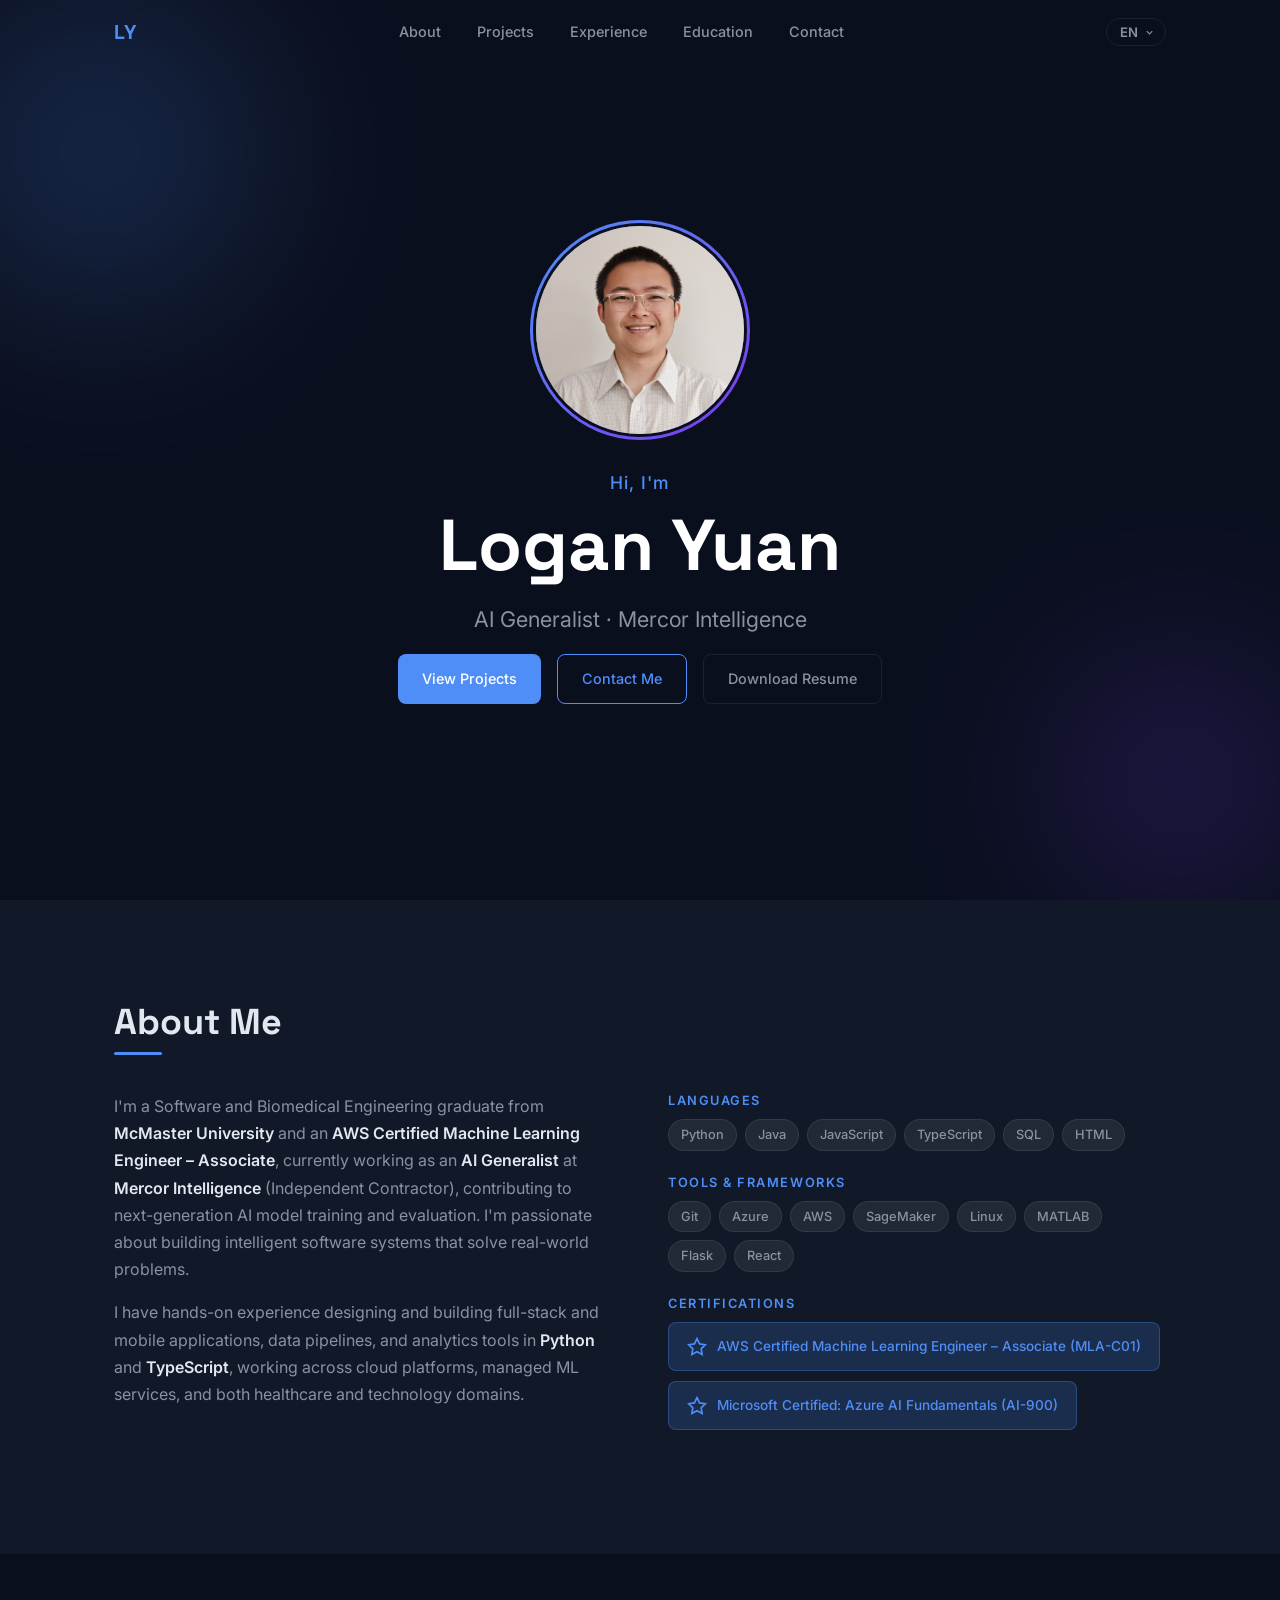
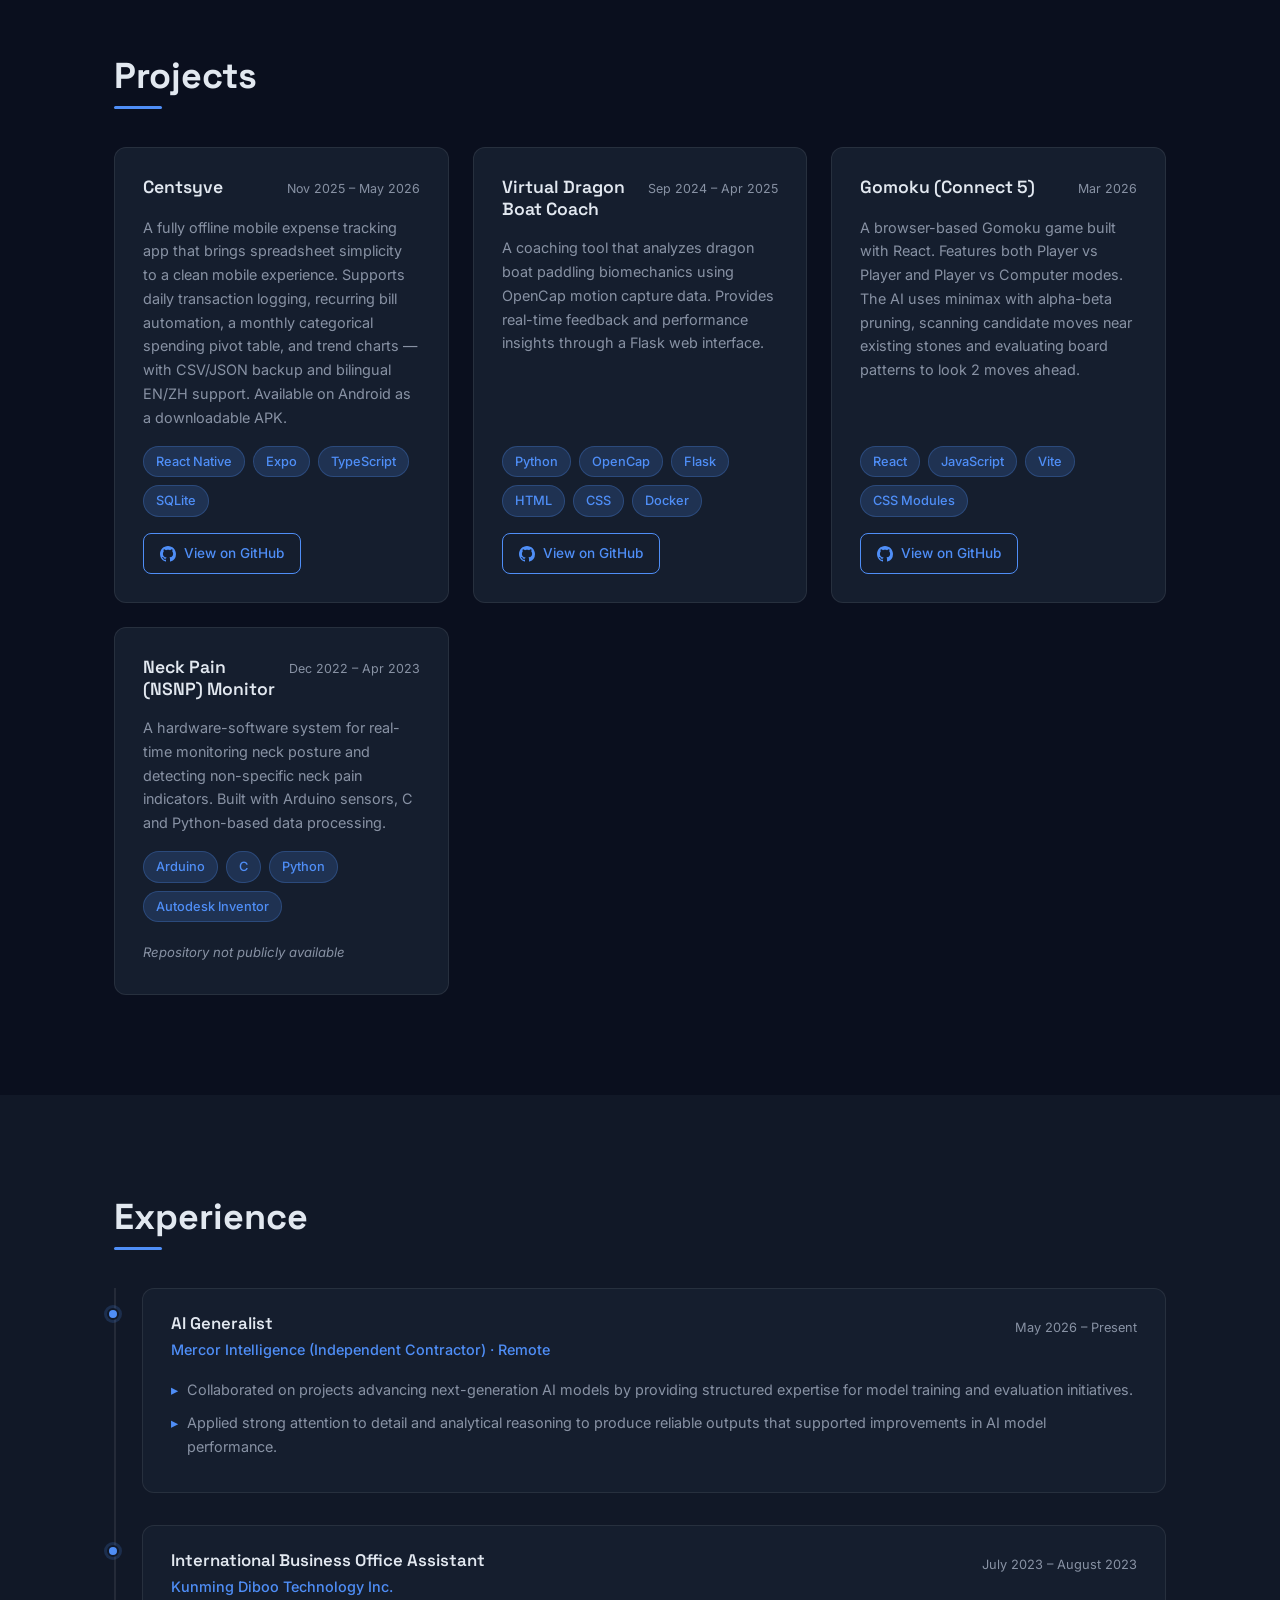
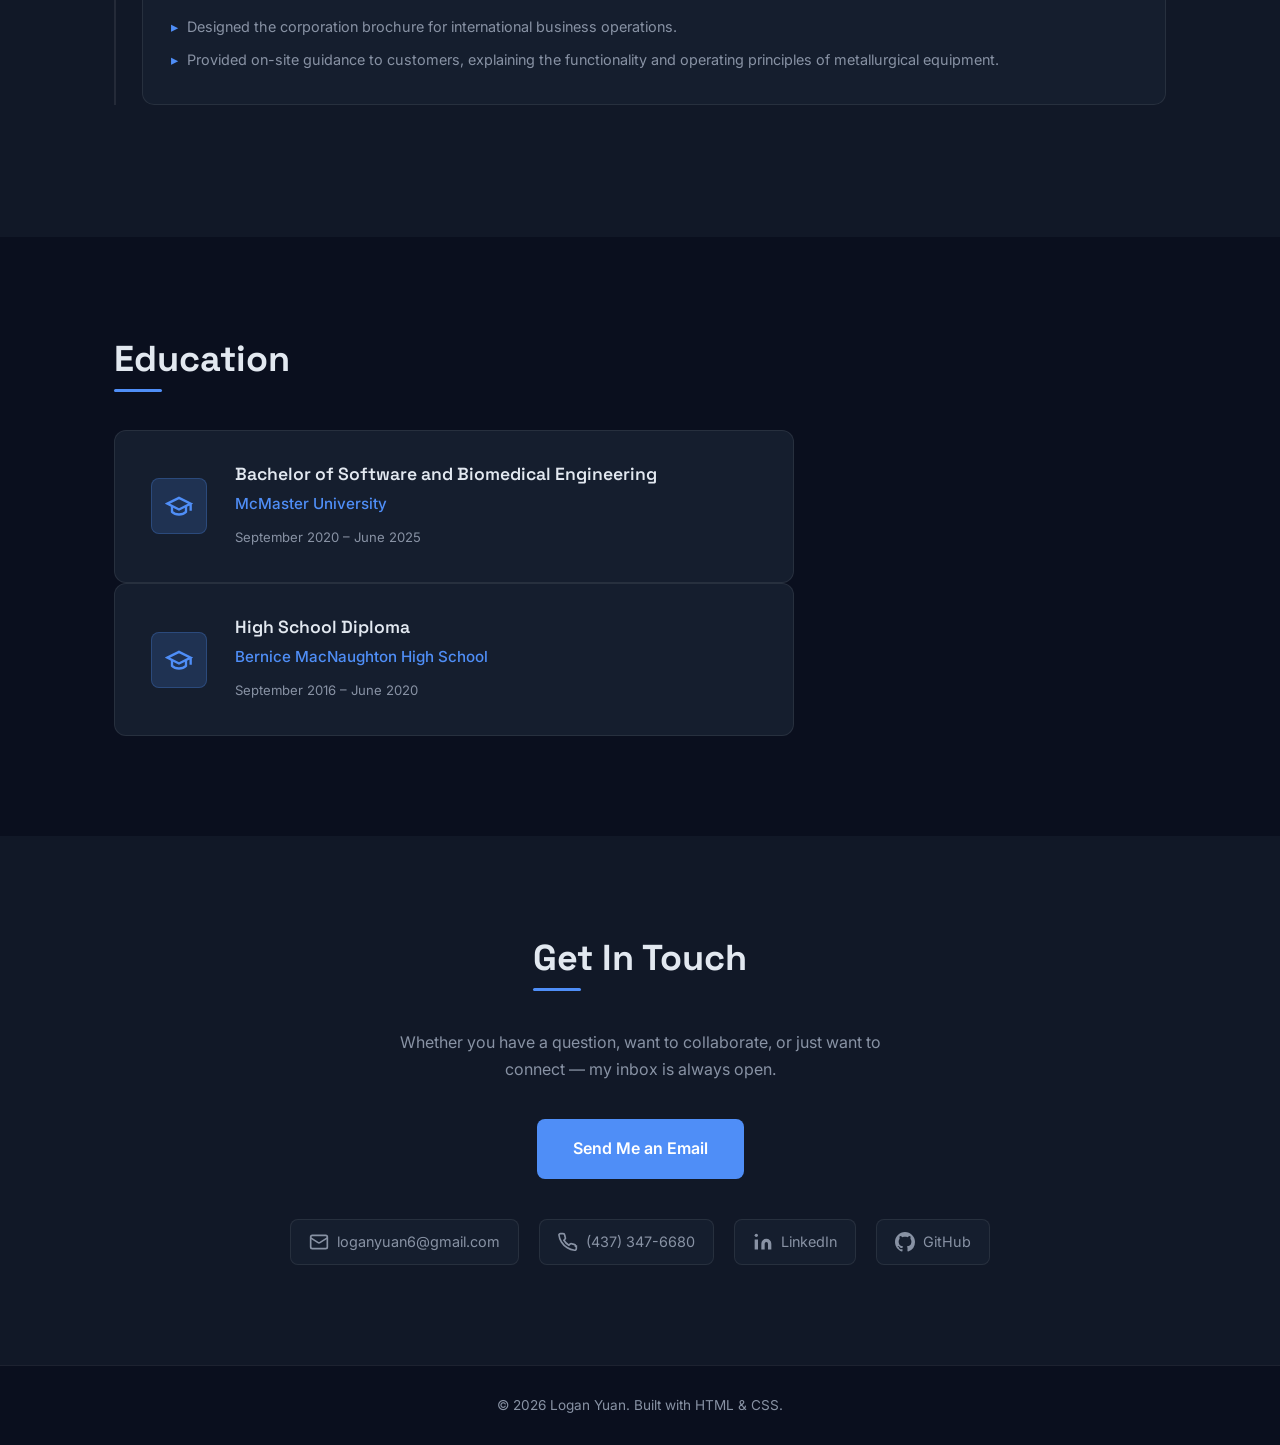
<file: index.html>
<!DOCTYPE html>
<html lang="en">
<head>
  <meta charset="UTF-8" />
  <meta name="viewport" content="width=device-width, initial-scale=1.0" />
  <title>Logan Yuan — AI Generalist</title>
  <link rel="preconnect" href="https://fonts.googleapis.com" />
  <link rel="preconnect" href="https://fonts.gstatic.com" crossorigin />
  <link href="https://fonts.googleapis.com/css2?family=Inter:wght@300;400;500;600&family=Space+Grotesk:wght@400;500;600;700&display=swap" rel="stylesheet" />
  <link rel="stylesheet" href="css/styles.css" />
</head>
<body>

  <!-- NAV -->
  <nav id="navbar">
    <div class="nav-container">
      <a href="#hero" class="nav-logo">LY</a>

      <ul class="nav-links">
        <li><a href="#about"      data-i18n="nav-about">About</a></li>
        <li><a href="#projects"   data-i18n="nav-projects">Projects</a></li>
        <li><a href="#experience" data-i18n="nav-experience">Experience</a></li>
        <li><a href="#education"  data-i18n="nav-education">Education</a></li>
        <li><a href="#contact"    data-i18n="nav-contact">Contact</a></li>
      </ul>

      <div class="nav-actions">
        <!-- Language dropdown -->
        <div class="lang-dropdown-wrapper" id="lang-dropdown-wrapper">
          <button class="lang-dropdown-btn" id="lang-dropdown-btn"
                  aria-expanded="false" aria-haspopup="listbox">
            <span id="lang-current">EN</span>
            <svg class="lang-chevron" viewBox="0 0 24 24" fill="none"
                 stroke="currentColor" stroke-width="2.5" aria-hidden="true">
              <path d="M6 9l6 6 6-6"/>
            </svg>
          </button>
          <ul class="lang-dropdown-menu" role="listbox" id="lang-dropdown-menu">
            <li>
              <button class="lang-option active" data-lang="en" role="option">
                <span class="lang-option-short">EN</span>
                <span class="lang-option-long">English</span>
              </button>
            </li>
            <li>
              <button class="lang-option" data-lang="zh" role="option">
                <span class="lang-option-short">中文</span>
                <span class="lang-option-long">简体中文</span>
              </button>
            </li>
          </ul>
        </div>

        <!-- Hamburger (mobile only) -->
        <button class="nav-toggle" aria-label="Toggle navigation" aria-expanded="false">
          <span></span><span></span><span></span>
        </button>
      </div>
    </div>
  </nav>

  <!-- HERO -->
  <section id="hero">
    <div class="hero-content">
      <div class="hero-photo-wrapper">
        <img src="assets/Logan_Photo.jpg" alt="Logan Yuan" class="hero-photo" />
      </div>
      <p class="hero-greeting" data-i18n="hero-greeting">Hi, I'm</p>
      <h1 class="hero-name" data-i18n="hero-name">Logan Yuan</h1>
      <p class="hero-title" data-i18n="hero-title">AI Generalist · Mercor Intelligence</p>
      <div class="hero-cta">
        <a href="#projects" class="btn btn-primary" data-i18n="hero-btn-projects">View Projects</a>
        <a href="#contact"  class="btn btn-outline" data-i18n="hero-btn-contact">Contact Me</a>
        <a href="assets/Logan_Yuan_Resume.pdf" target="_blank" rel="noopener noreferrer"
           class="btn btn-ghost"
           data-i18n="hero-btn-resume"
           data-href-en="assets/Logan_Yuan_Resume.pdf"
           data-href-zh="assets/Jianli.pdf">Download Resume</a>
      </div>
    </div>
    <div class="hero-bg-orbs">
      <div class="orb orb-1"></div>
      <div class="orb orb-2"></div>
    </div>
  </section>

  <!-- ABOUT -->
  <section id="about">
    <div class="container">
      <h2 class="section-title" data-i18n="about-title">About Me</h2>
      <div class="about-grid">
        <div class="about-bio">
          <p data-i18n="about-bio-1">
            I'm a Software and Biomedical Engineering graduate from <strong>McMaster University</strong>
            and an <strong>AWS Certified Machine Learning Engineer – Associate</strong>, currently working
            as an <strong>AI Generalist</strong> at <strong>Mercor Intelligence</strong>
            (Independent Contractor), contributing to next-generation AI model training and evaluation.
            I'm passionate about building intelligent software systems that solve real-world problems.
          </p>
          <p data-i18n="about-bio-2">
            I have hands-on experience designing and building full-stack and mobile applications, data
            pipelines, and analytics tools in <strong>Python</strong> and <strong>TypeScript</strong>,
            working across cloud platforms, managed ML services, and both healthcare and technology domains.
          </p>
        </div>
        <div class="about-skills">
          <div class="skill-group">
            <h3 class="skill-group-title" data-i18n="skills-languages">Languages</h3>
            <div class="skill-tags">
              <span class="tag">Python</span>
              <span class="tag">Java</span>
              <span class="tag">JavaScript</span>
              <span class="tag">TypeScript</span>
              <span class="tag">SQL</span>
              <span class="tag">HTML</span>
            </div>
          </div>
          <div class="skill-group">
            <h3 class="skill-group-title" data-i18n="skills-tools">Tools &amp; Frameworks</h3>
            <div class="skill-tags">
              <span class="tag">Git</span>
              <span class="tag">Azure</span>
              <span class="tag">AWS</span>
              <span class="tag">SageMaker</span>
              <span class="tag">Linux</span>
              <span class="tag">MATLAB</span>
              <span class="tag">Flask</span>
              <span class="tag">React</span>
            </div>
          </div>
          <div class="skill-group">
            <h3 class="skill-group-title" data-i18n="skills-cert">Certifications</h3>
            <div class="cert-list">
              <div class="cert-badge">
                <svg class="cert-icon" viewBox="0 0 24 24" fill="none" stroke="currentColor" stroke-width="2" aria-hidden="true">
                  <path d="M12 2l3.09 6.26L22 9.27l-5 4.87 1.18 6.88L12 17.77l-6.18 3.25L7 14.14 2 9.27l6.91-1.01L12 2z"/>
                </svg>
                <span data-i18n="cert-text">AWS Certified Machine Learning Engineer – Associate (MLA-C01)</span>
              </div>
              <div class="cert-badge">
                <svg class="cert-icon" viewBox="0 0 24 24" fill="none" stroke="currentColor" stroke-width="2" aria-hidden="true">
                  <path d="M12 2l3.09 6.26L22 9.27l-5 4.87 1.18 6.88L12 17.77l-6.18 3.25L7 14.14 2 9.27l6.91-1.01L12 2z"/>
                </svg>
                <span data-i18n="cert-text-2">Microsoft Certified: Azure AI Fundamentals (AI-900)</span>
              </div>
            </div>
          </div>
        </div>
      </div>
    </div>
  </section>

  <!-- PROJECTS -->
  <section id="projects">
    <div class="container">
      <h2 class="section-title" data-i18n="projects-title">Projects</h2>
      <div class="projects-grid">

        <!-- Project 1: Centsyve -->
        <article class="project-card">
          <div class="project-header">
            <h3 class="project-title">Centsyve</h3>
            <span class="project-period" data-i18n="proj1-period">Nov 2025 – May 2026</span>
          </div>
          <p class="project-desc" data-i18n="proj1-desc">
            A fully offline mobile expense tracking app that brings spreadsheet simplicity to a clean
            mobile experience. Supports daily transaction logging, recurring bill automation, a monthly
            categorical spending pivot table, and trend charts — with CSV/JSON backup and bilingual
            EN/ZH support. Available on Android as a downloadable APK.
          </p>
          <div class="project-tags">
            <span class="tag tag-tech">React Native</span>
            <span class="tag tag-tech">Expo</span>
            <span class="tag tag-tech">TypeScript</span>
            <span class="tag tag-tech">SQLite</span>
          </div>
          <div class="project-footer">
            <a href="https://github.com/yuanq10/Centsyve" target="_blank" rel="noopener noreferrer" class="btn btn-sm btn-outline">
              <svg class="icon" viewBox="0 0 24 24" fill="currentColor" aria-hidden="true">
                <path d="M12 0C5.37 0 0 5.37 0 12c0 5.31 3.435 9.795 8.205 11.385.6.105.825-.255.825-.57 0-.285-.015-1.23-.015-2.235-3.015.555-3.795-.735-4.035-1.41-.135-.345-.72-1.41-1.23-1.695-.42-.225-1.02-.78-.015-.795.945-.015 1.62.87 1.845 1.23 1.08 1.815 2.805 1.305 3.495.99.105-.78.42-1.305.765-1.605-2.67-.3-5.46-1.335-5.46-5.925 0-1.305.465-2.385 1.23-3.225-.12-.3-.54-1.53.12-3.18 0 0 1.005-.315 3.3 1.23.96-.27 1.98-.405 3-.405s2.04.135 3 .405c2.295-1.56 3.3-1.23 3.3-1.23.66 1.65.24 2.88.12 3.18.765.84 1.23 1.905 1.23 3.225 0 4.605-2.805 5.625-5.475 5.925.435.375.81 1.095.81 2.22 0 1.605-.015 2.895-.015 3.3 0 .315.225.69.825.57A12.02 12.02 0 0024 12c0-6.63-5.37-12-12-12z"/>
              </svg>
              <span data-i18n="github-link">View on GitHub</span>
            </a>
          </div>
        </article>

        <!-- Project 2: Virtual Dragon Boat Coach -->
        <article class="project-card">
          <div class="project-header">
            <h3 class="project-title">Virtual Dragon Boat Coach</h3>
            <span class="project-period" data-i18n="proj2-period">Sep 2024 – Apr 2025</span>
          </div>
          <p class="project-desc" data-i18n="proj2-desc">
            A coaching tool that analyzes dragon boat paddling biomechanics using OpenCap motion
            capture data. Provides real-time feedback and performance insights through a Flask web interface.
          </p>
          <div class="project-tags">
            <span class="tag tag-tech">Python</span>
            <span class="tag tag-tech">OpenCap</span>
            <span class="tag tag-tech">Flask</span>
            <span class="tag tag-tech">HTML</span>
            <span class="tag tag-tech">CSS</span>
            <span class="tag tag-tech">Docker</span>
          </div>
          <div class="project-footer">
            <a href="https://github.com/JamesParkGH/Virtual_Dragon_Boat_Coach" target="_blank" rel="noopener noreferrer" class="btn btn-sm btn-outline">
              <svg class="icon" viewBox="0 0 24 24" fill="currentColor" aria-hidden="true">
                <path d="M12 0C5.37 0 0 5.37 0 12c0 5.31 3.435 9.795 8.205 11.385.6.105.825-.255.825-.57 0-.285-.015-1.23-.015-2.235-3.015.555-3.795-.735-4.035-1.41-.135-.345-.72-1.41-1.23-1.695-.42-.225-1.02-.78-.015-.795.945-.015 1.62.87 1.845 1.23 1.08 1.815 2.805 1.305 3.495.99.105-.78.42-1.305.765-1.605-2.67-.3-5.46-1.335-5.46-5.925 0-1.305.465-2.385 1.23-3.225-.12-.3-.54-1.53.12-3.18 0 0 1.005-.315 3.3 1.23.96-.27 1.98-.405 3-.405s2.04.135 3 .405c2.295-1.56 3.3-1.23 3.3-1.23.66 1.65.24 2.88.12 3.18.765.84 1.23 1.905 1.23 3.225 0 4.605-2.805 5.625-5.475 5.925.435.375.81 1.095.81 2.22 0 1.605-.015 2.895-.015 3.3 0 .315.225.69.825.57A12.02 12.02 0 0024 12c0-6.63-5.37-12-12-12z"/>
              </svg>
              <span data-i18n="github-link">View on GitHub</span>
            </a>
          </div>
        </article>

        <!-- Project 3: Gomoku -->
        <article class="project-card">
          <div class="project-header">
            <h3 class="project-title">Gomoku (Connect 5)</h3>
            <span class="project-period" data-i18n="proj3-period">Mar 2026</span>
          </div>
          <p class="project-desc" data-i18n="proj3-desc">
            A browser-based Gomoku game built with React. Features both Player vs Player and Player
            vs Computer modes. The AI uses minimax with alpha-beta pruning, scanning candidate moves
            near existing stones and evaluating board patterns to look 2 moves ahead.
          </p>
          <div class="project-tags">
            <span class="tag tag-tech">React</span>
            <span class="tag tag-tech">JavaScript</span>
            <span class="tag tag-tech">Vite</span>
            <span class="tag tag-tech">CSS Modules</span>
          </div>
          <div class="project-footer">
            <a href="https://github.com/yuanq10/Gomuku" target="_blank" rel="noopener noreferrer" class="btn btn-sm btn-outline">
              <svg class="icon" viewBox="0 0 24 24" fill="currentColor" aria-hidden="true">
                <path d="M12 0C5.37 0 0 5.37 0 12c0 5.31 3.435 9.795 8.205 11.385.6.105.825-.255.825-.57 0-.285-.015-1.23-.015-2.235-3.015.555-3.795-.735-4.035-1.41-.135-.345-.72-1.41-1.23-1.695-.42-.225-1.02-.78-.015-.795.945-.015 1.62.87 1.845 1.23 1.08 1.815 2.805 1.305 3.495.99.105-.78.42-1.305.765-1.605-2.67-.3-5.46-1.335-5.46-5.925 0-1.305.465-2.385 1.23-3.225-.12-.3-.54-1.53.12-3.18 0 0 1.005-.315 3.3 1.23.96-.27 1.98-.405 3-.405s2.04.135 3 .405c2.295-1.56 3.3-1.23 3.3-1.23.66 1.65.24 2.88.12 3.18.765.84 1.23 1.905 1.23 3.225 0 4.605-2.805 5.625-5.475 5.925.435.375.81 1.095.81 2.22 0 1.605-.015 2.895-.015 3.3 0 .315.225.69.825.57A12.02 12.02 0 0024 12c0-6.63-5.37-12-12-12z"/>
              </svg>
              <span data-i18n="github-link">View on GitHub</span>
            </a>
          </div>
        </article>

        <!-- Project 4: NSNP Monitor -->
        <article class="project-card">
          <div class="project-header">
            <h3 class="project-title">Neck Pain (NSNP) Monitor</h3>
            <span class="project-period" data-i18n="proj4-period">Dec 2022 – Apr 2023</span>
          </div>
          <p class="project-desc" data-i18n="proj4-desc">
            A hardware-software system for real-time monitoring neck posture and detecting non-specific neck pain
            indicators. Built with Arduino sensors, C and Python-based data processing.
          </p>
          <div class="project-tags">
            <span class="tag tag-tech">Arduino</span>
            <span class="tag tag-tech">C</span>
            <span class="tag tag-tech">Python</span>
            <span class="tag tag-tech">Autodesk Inventor</span>
          </div>
          <div class="project-footer">
            <span class="no-link-note" data-i18n="no-repo">Repository not publicly available</span>
          </div>
        </article>

      </div>
    </div>
  </section>

  <!-- EXPERIENCE -->
  <section id="experience">
    <div class="container">
      <h2 class="section-title" data-i18n="exp-title">Experience</h2>
      <div class="timeline">
        <div class="timeline-item">
          <div class="timeline-dot"></div>
          <div class="timeline-card">
            <div class="timeline-header">
              <div>
                <h3 class="timeline-role" data-i18n="exp2-role">AI Generalist</h3>
                <p class="timeline-org" data-i18n="exp2-org">Mercor Intelligence (Independent Contractor) · Remote</p>
              </div>
              <span class="timeline-period" data-i18n="exp2-period">May 2026 – Present</span>
            </div>
            <ul class="timeline-bullets">
              <li data-i18n="exp2-bullet-1">Collaborated on projects advancing next-generation AI models by providing structured expertise for model training and evaluation initiatives.</li>
              <li data-i18n="exp2-bullet-2">Applied strong attention to detail and analytical reasoning to produce reliable outputs that supported improvements in AI model performance.</li>
            </ul>
          </div>
        </div>
        <div class="timeline-item">
          <div class="timeline-dot"></div>
          <div class="timeline-card">
            <div class="timeline-header">
              <div>
                <h3 class="timeline-role" data-i18n="exp-role">International Business Office Assistant</h3>
                <p class="timeline-org" data-i18n="exp-org">Kunming Diboo Technology Inc.</p>
              </div>
              <span class="timeline-period" data-i18n="exp-period">July 2023 – August 2023</span>
            </div>
            <ul class="timeline-bullets">
              <li data-i18n="exp-bullet-1">Designed the corporation brochure for international business operations.</li>
              <li data-i18n="exp-bullet-2">Provided on-site guidance to customers, explaining the functionality and
                  operating principles of metallurgical equipment.</li>
            </ul>
          </div>
        </div>
      </div>
    </div>
  </section>

  <!-- EDUCATION -->
  <section id="education">
    <div class="container">
      <h2 class="section-title" data-i18n="edu-title">Education</h2>
      <div class="edu-card">
        <div class="edu-icon" aria-hidden="true">
          <svg viewBox="0 0 24 24" fill="none" stroke="currentColor" stroke-width="2">
            <path d="M22 10v6M2 10l10-5 10 5-10 5z"/>
            <path d="M6 12v5c3 3 9 3 12 0v-5"/>
          </svg>
        </div>
        <div class="edu-info">
          <h3 class="edu-degree" data-i18n="edu-degree">Bachelor of Software and Biomedical Engineering</h3>
          <p class="edu-school" data-i18n="edu-school">McMaster University</p>
          <span class="edu-period" data-i18n="edu-period">September 2020 – June 2025</span>
        </div>
      </div>
      <div class="edu-card">
        <div class="edu-icon" aria-hidden="true">
          <svg viewBox="0 0 24 24" fill="none" stroke="currentColor" stroke-width="2">
            <path d="M22 10v6M2 10l10-5 10 5-10 5z"/>
            <path d="M6 12v5c3 3 9 3 12 0v-5"/>
          </svg>
        </div>
        <div class="edu-info">
          <h3 class="edu-degree" data-i18n="edu-degree-2">High School Diploma</h3>
          <p class="edu-school" data-i18n="edu-school-2">Bernice MacNaughton High School</p>
          <span class="edu-period" data-i18n="edu-period-2">September 2016 – June 2020</span>
        </div>
      </div>
    </div>
  </section>

  <!-- CONTACT -->
  <section id="contact">
    <div class="container">
      <h2 class="section-title" data-i18n="contact-title">Get In Touch</h2>
      <p class="contact-intro" data-i18n="contact-intro">
        Whether you have a question, want to collaborate, or just want to connect — my inbox is always open.
      </p>
      <a href="mailto:loganyuan6@gmail.com" class="btn btn-primary btn-lg" data-i18n="contact-btn">Send Me an Email</a>
      <div class="contact-links">
        <a href="mailto:loganyuan6@gmail.com" class="contact-link" aria-label="Email">
          <svg class="icon-lg" viewBox="0 0 24 24" fill="none" stroke="currentColor" stroke-width="2" aria-hidden="true">
            <rect x="2" y="4" width="20" height="16" rx="2"/>
            <path d="m22 7-8.97 5.7a1.94 1.94 0 0 1-2.06 0L2 7"/>
          </svg>
          loganyuan6@gmail.com
        </a>
        <a href="tel:+14373476680" class="contact-link" aria-label="Phone">
          <svg class="icon-lg" viewBox="0 0 24 24" fill="none" stroke="currentColor" stroke-width="2" aria-hidden="true">
            <path d="M22 16.92v3a2 2 0 0 1-2.18 2 19.79 19.79 0 0 1-8.63-3.07A19.5 19.5 0 0 1 4.15 12a19.79 19.79 0 0 1-3.07-8.67A2 2 0 0 1 3.06 2h3a2 2 0 0 1 2 1.72c.127.96.361 1.903.7 2.81a2 2 0 0 1-.45 2.11L7.09 9.91a16 16 0 0 0 6 6l1.27-1.27a2 2 0 0 1 2.11-.45c.907.339 1.85.573 2.81.7A2 2 0 0 1 21 16.92z"/>
          </svg>
          (437) 347-6680
        </a>
        <a href="https://www.linkedin.com/in/qihangyuan" target="_blank" rel="noopener noreferrer" class="contact-link" aria-label="LinkedIn">
          <svg class="icon-lg" viewBox="0 0 24 24" fill="currentColor" aria-hidden="true">
            <path d="M16 8a6 6 0 0 1 6 6v7h-4v-7a2 2 0 0 0-2-2 2 2 0 0 0-2 2v7h-4v-7a6 6 0 0 1 6-6z"/>
            <rect x="2" y="9" width="4" height="12"/>
            <circle cx="4" cy="4" r="2"/>
          </svg>
          LinkedIn
        </a>
        <a href="https://github.com/yuanq10" target="_blank" rel="noopener noreferrer" class="contact-link" aria-label="GitHub">
          <svg class="icon-lg" viewBox="0 0 24 24" fill="currentColor" aria-hidden="true">
            <path d="M12 0C5.37 0 0 5.37 0 12c0 5.31 3.435 9.795 8.205 11.385.6.105.825-.255.825-.57 0-.285-.015-1.23-.015-2.235-3.015.555-3.795-.735-4.035-1.41-.135-.345-.72-1.41-1.23-1.695-.42-.225-1.02-.78-.015-.795.945-.015 1.62.87 1.845 1.23 1.08 1.815 2.805 1.305 3.495.99.105-.78.42-1.305.765-1.605-2.67-.3-5.46-1.335-5.46-5.925 0-1.305.465-2.385 1.23-3.225-.12-.3-.54-1.53.12-3.18 0 0 1.005-.315 3.3 1.23.96-.27 1.98-.405 3-.405s2.04.135 3 .405c2.295-1.56 3.3-1.23 3.3-1.23.66 1.65.24 2.88.12 3.18.765.84 1.23 1.905 1.23 3.225 0 4.605-2.805 5.625-5.475 5.925.435.375.81 1.095.81 2.22 0 1.605-.015 2.895-.015 3.3 0 .315.225.69.825.57A12.02 12.02 0 0024 12c0-6.63-5.37-12-12-12z"/>
          </svg>
          GitHub
        </a>
      </div>
    </div>
  </section>

  <!-- FOOTER -->
  <footer>
    <div class="container">
      <p data-i18n="footer-text">&copy; 2026 Logan Yuan. Built with HTML &amp; CSS.</p>
    </div>
  </footer>

  <script>
    // =====================
    // TRANSLATIONS
    // =====================
    const translations = {
      en: {
        'nav-about':         'About',
        'nav-projects':      'Projects',
        'nav-experience':    'Experience',
        'nav-education':     'Education',
        'nav-contact':       'Contact',
        'hero-greeting':     "Hi, I'm",
        'hero-name':         'Logan Yuan',
        'hero-title':        'AI Generalist · Mercor Intelligence',
        'hero-btn-projects': 'View Projects',
        'hero-btn-contact':  'Contact Me',
        'hero-btn-resume':   'Download Resume',
        'about-title':       'About Me',
        'about-bio-1':       "I'm a Software and Biomedical Engineering graduate from <strong>McMaster University</strong> and an <strong>AWS Certified Machine Learning Engineer – Associate</strong>, currently working as an <strong>AI Generalist</strong> at <strong>Mercor Intelligence</strong> (Independent Contractor), contributing to next-generation AI model training and evaluation. I'm passionate about building intelligent software systems that solve real-world problems.",
        'about-bio-2':       "I have hands-on experience designing and building full-stack and mobile applications, data pipelines, and analytics tools in <strong>Python</strong> and <strong>TypeScript</strong>, working across cloud platforms, managed ML services, and both healthcare and technology domains.",
        'skills-languages':  'Languages',
        'skills-tools':      'Tools &amp; Frameworks',
        'skills-cert':       'Certifications',
        'cert-text':         'AWS Certified Machine Learning Engineer – Associate (MLA-C01)',
        'cert-text-2':       'Microsoft Certified: Azure AI Fundamentals (AI-900)',
        'projects-title':    'Projects',
        'proj1-desc':        'A fully offline mobile expense tracking app that brings spreadsheet simplicity to a clean mobile experience. Supports daily transaction logging, recurring bill automation, a monthly categorical spending pivot table, and trend charts — with CSV/JSON backup and bilingual EN/ZH support. Available on Android as a downloadable APK.',
        'proj2-desc':        'A coaching tool that analyzes dragon boat paddling biomechanics using OpenCap motion capture data. Provides real-time feedback and performance insights through a Flask web interface.',
        'proj3-desc':        'A browser-based Gomoku game built with React. Features both Player vs Player and Player vs Computer modes. The AI uses minimax with alpha-beta pruning, scanning candidate moves near existing stones and evaluating board patterns to look 2 moves ahead.',
        'proj4-desc':        'A hardware-software system for real-time monitoring neck posture and detecting non-specific neck pain indicators. Built with Arduino sensors, C and Python-based data processing.',
        'proj1-period':      'Nov 2025 – May 2026',
        'proj2-period':      'Sep 2024 – Apr 2025',
        'proj3-period':      'Mar 2026',
        'proj4-period':      'Dec 2022 – Apr 2023',
        'github-link':       'View on GitHub',
        'no-repo':           'Repository not publicly available',
        'exp-title':         'Experience',
        'exp2-role':         'AI Generalist',
        'exp2-org':          'Mercor Intelligence (Independent Contractor) · Remote',
        'exp2-period':       'May 2026 – Present',
        'exp2-bullet-1':     'Collaborated on projects advancing next-generation AI models by providing structured expertise for model training and evaluation initiatives.',
        'exp2-bullet-2':     'Applied strong attention to detail and analytical reasoning to produce reliable outputs that supported improvements in AI model performance.',
        'exp-role':          'International Business Office Assistant',
        'exp-org':           'Kunming Diboo Technology Inc.',
        'exp-period':        'July 2023 – August 2023',
        'exp-bullet-1':      'Designed the corporation brochure for international business operations.',
        'exp-bullet-2':      'Provided on-site guidance to customers, explaining the functionality and operating principles of metallurgical equipment.',
        'edu-title':         'Education',
        'edu-degree':        'Bachelor of Software and Biomedical Engineering',
        'edu-school':        'McMaster University',
        'edu-period':        'September 2020 – June 2025',
        'edu-degree-2':      'High School Diploma',
        'edu-school-2':      'Bernice MacNaughton High School',
        'edu-period-2':      'September 2016 – June 2020',
        'contact-title':     'Get In Touch',
        'contact-intro':     "Whether you have a question, want to collaborate, or just want to connect — my inbox is always open.",
        'contact-btn':       'Send Me an Email',
        'footer-text':       '&copy; 2026 Logan Yuan. Built with HTML &amp; CSS.',
      },
      zh: {
        'nav-about':         '关于我',
        'nav-projects':      '项目',
        'nav-experience':    '工作经历',
        'nav-education':     '教育背景',
        'nav-contact':       '联系我',
        'hero-greeting':     '你好，我是',
        'hero-name':         '袁启航',
        'hero-title':        'AI 通才 · Mercor Intelligence',
        'hero-btn-projects': '查看项目',
        'hero-btn-contact':  '联系我',
        'hero-btn-resume':   '下载简历',
        'about-title':       '关于我',
        'about-bio-1':       '我是<strong>麦克马斯特大学</strong>软件与生物医学工程专业毕业生，并持有 <strong>AWS 认证机器学习工程师 – 助理级</strong>认证，目前担任 <strong>Mercor Intelligence</strong> 的 <strong>AI 通才</strong>（独立承包人），参与推进下一代 AI 模型的训练与评估工作。我热衷于构建能解决真实世界问题的智能软件系统。',
        'about-bio-2':       '我在使用 <strong>Python</strong> 与 <strong>TypeScript</strong> 设计并构建全栈及移动端应用、数据管道与分析工具方面积累了丰富的实践经验，涉及云平台、托管机器学习服务，以及医疗健康与科技领域。',
        'skills-languages':  '编程语言',
        'skills-tools':      '工具与框架',
        'skills-cert':       '认证',
        'cert-text':         'AWS 认证机器学习工程师 – 助理级 (MLA-C01)',
        'cert-text-2':       '微软认证：Azure AI 基础 (AI-900)',
        'projects-title':    '项目',
        'proj1-desc':        '一款完全离线的移动端个人记账应用，以简洁的移动体验复刻电子表格的操作逻辑。支持每日记账、定期账单自动入账、月度分类支出汇总表及消费趋势图表，提供 CSV/JSON 备份功能与中英双语界面。可通过 APK 文件在 Android 上安装使用。',
        'proj2-desc':        '一款利用 OpenCap 动作捕捉数据分析龙舟划桨生物力学的辅助工具，通过 Flask Web 界面提供实时反馈和运动表现分析。',
        'proj3-desc':        '基于 React 构建的浏览器端五子棋游戏，支持双人对战与人机对战模式。AI 采用带 Alpha-Beta 剪枝的 Minimax 算法，通过扫描现有棋子附近的候选位置并评估棋盘格局，实现 2 步前瞻。',
        'proj4-desc':        '一套用于实时监测颈部姿态、检测非特异性颈痛指标的硬件-软件系统，基于 Arduino 传感器，结合 C 语言和 Python 进行数据处理。',
        'proj1-period':      '2025年11月 – 2026年5月',
        'proj2-period':      '2024年9月 – 2025年4月',
        'proj3-period':      '2026年3月',
        'proj4-period':      '2022年12月 – 2023年4月',
        'github-link':       '在 GitHub 上查看',
        'no-repo':           '代码库未公开',
        'exp-title':         '工作经历',
        'exp2-role':         'AI 通才（独立承包人）',
        'exp2-org':          'Mercor Intelligence · 远程',
        'exp2-period':       '2026年5月 – 至今',
        'exp2-bullet-1':     '参与推进下一代 AI 模型的项目，通过提供结构化专业知识支持模型训练与评估工作。',
        'exp2-bullet-2':     '凭借严谨的细节把控与分析推理能力，输出可靠成果，有效提升了 AI 模型性能。',
        'exp-role':          '国际商务办公室助理',
        'exp-org':           '昆明鼎邦科技有限公司',
        'exp-period':        '2023年7月 – 2023年8月',
        'exp-bullet-1':      '为国际商务运营设计公司宣传册。',
        'exp-bullet-2':      '为客户提供现场指导，讲解冶金设备的功能及操作原理。',
        'edu-title':         '教育背景',
        'edu-degree':        '软件与生物医学工程学士',
        'edu-school':        '麦克马斯特大学',
        'edu-period':        '2020年9月 – 2025年6月',
        'edu-degree-2':      '高中文凭',
        'edu-school-2':      'Bernice MacNaughton 高中',
        'edu-period-2':      '2016年9月 – 2020年6月',
        'contact-title':     '联系我',
        'contact-intro':     '无论您有问题、想要合作，还是仅想交流——欢迎随时与我联系。',
        'contact-btn':       '发送邮件',
        'footer-text':       '&copy; 2026 袁启航. 使用 HTML 与 CSS 构建。',
      }
    };

    let currentLang = localStorage.getItem('lang') || 'en';

    function applyLang(lang) {
      // Swap all text content
      document.querySelectorAll('[data-i18n]').forEach(el => {
        const key = el.getAttribute('data-i18n');
        if (translations[lang][key] !== undefined) {
          el.innerHTML = translations[lang][key];
        }
      });

      // Swap language-specific hrefs (e.g. resume PDF)
      document.querySelectorAll('[data-href-en]').forEach(el => {
        el.href = lang === 'en'
          ? el.getAttribute('data-href-en')
          : el.getAttribute('data-href-zh');
      });

      // Update dropdown button label
      document.getElementById('lang-current').textContent = lang === 'en' ? 'EN' : '中文';

      // Update active state on options
      document.querySelectorAll('.lang-option').forEach(btn => {
        btn.classList.toggle('active', btn.getAttribute('data-lang') === lang);
      });

      document.documentElement.lang = lang === 'en' ? 'en' : 'zh-CN';
      localStorage.setItem('lang', lang);
      currentLang = lang;
    }

    // Dropdown toggle
    const dropdownWrapper = document.getElementById('lang-dropdown-wrapper');
    const dropdownBtn     = document.getElementById('lang-dropdown-btn');
    const dropdownMenu    = document.getElementById('lang-dropdown-menu');

    dropdownBtn.addEventListener('click', e => {
      e.stopPropagation();
      const isOpen = dropdownMenu.classList.contains('open');
      dropdownMenu.classList.toggle('open', !isOpen);
      dropdownBtn.setAttribute('aria-expanded', String(!isOpen));
    });

    document.querySelectorAll('.lang-option').forEach(btn => {
      btn.addEventListener('click', () => {
        applyLang(btn.getAttribute('data-lang'));
        dropdownMenu.classList.remove('open');
        dropdownBtn.setAttribute('aria-expanded', 'false');
      });
    });

    // Close dropdown on outside click
    document.addEventListener('click', e => {
      if (!dropdownWrapper.contains(e.target)) {
        dropdownMenu.classList.remove('open');
        dropdownBtn.setAttribute('aria-expanded', 'false');
      }
    });

    // Apply saved language on load
    if (currentLang === 'zh') applyLang('zh');

    // =====================
    // EXISTING SCRIPTS
    // =====================

    // Sticky nav shadow on scroll
    const navbar = document.getElementById('navbar');
    window.addEventListener('scroll', () => {
      navbar.classList.toggle('scrolled', window.scrollY > 20);
    });

    // Mobile nav toggle
    const toggle   = document.querySelector('.nav-toggle');
    const navLinks = document.querySelector('.nav-links');
    toggle.addEventListener('click', () => {
      const expanded = toggle.getAttribute('aria-expanded') === 'true';
      toggle.setAttribute('aria-expanded', String(!expanded));
      navLinks.classList.toggle('open');
    });

    // Close mobile nav on link click
    navLinks.querySelectorAll('a').forEach(link => {
      link.addEventListener('click', () => {
        navLinks.classList.remove('open');
        toggle.setAttribute('aria-expanded', 'false');
      });
    });

    // Hero fade-in animation
    document.querySelector('.hero-content').classList.add('visible');

    // Intersection Observer for section fade-in
    const observer = new IntersectionObserver((entries) => {
      entries.forEach(entry => {
        if (entry.isIntersecting) {
          entry.target.classList.add('visible');
          observer.unobserve(entry.target);
        }
      });
    }, { threshold: 0.1 });

    document.querySelectorAll('.project-card, .timeline-card, .edu-card, .about-grid').forEach(el => {
      observer.observe(el);
    });
  </script>
</body>
</html>
</file>
<file: css/styles.css>
/* ===========================
   CSS CUSTOM PROPERTIES
=========================== */
:root {
  --bg:          #0a0f1e;
  --bg-surface:  #111827;
  --bg-card:     #151e2e;
  --accent:      #4f8ef7;
  --accent-glow: rgba(79, 142, 247, 0.18);
  --text:        #e2e8f0;
  --text-muted:  #8892a4;
  --border:      rgba(255, 255, 255, 0.08);
  --radius:      12px;
  --radius-sm:   8px;
  --transition:  0.25s ease;
  --font-body:   'Inter', system-ui, sans-serif;
  --font-head:   'Space Grotesk', system-ui, sans-serif;
  --nav-h:       64px;
  --section-gap: 100px;
  --container:   1100px;
}

/* ===========================
   RESET & BASE
=========================== */
*, *::before, *::after {
  box-sizing: border-box;
  margin: 0;
  padding: 0;
}

html {
  scroll-behavior: smooth;
  scroll-padding-top: var(--nav-h);
}

body {
  background: var(--bg);
  color: var(--text);
  font-family: var(--font-body);
  font-size: 1rem;
  line-height: 1.7;
  -webkit-font-smoothing: antialiased;
}

h1, h2, h3, h4 {
  font-family: var(--font-head);
  line-height: 1.25;
}

a {
  color: inherit;
  text-decoration: none;
}

img, svg {
  display: block;
}

ul {
  list-style: none;
}

/* ===========================
   UTILITIES
=========================== */
.container {
  max-width: var(--container);
  margin: 0 auto;
  padding: 0 24px;
}

.section-title {
  font-size: clamp(1.75rem, 4vw, 2.25rem);
  font-weight: 700;
  margin-bottom: 48px;
  position: relative;
  display: inline-block;
}

.section-title::after {
  content: '';
  position: absolute;
  left: 0;
  bottom: -10px;
  width: 48px;
  height: 3px;
  background: var(--accent);
  border-radius: 2px;
}

.icon {
  width: 16px;
  height: 16px;
  flex-shrink: 0;
}

.icon-lg {
  width: 20px;
  height: 20px;
  flex-shrink: 0;
}

/* ===========================
   BUTTONS
=========================== */
.btn {
  display: inline-flex;
  align-items: center;
  gap: 8px;
  padding: 12px 24px;
  border-radius: var(--radius-sm);
  font-family: var(--font-body);
  font-size: 0.9rem;
  font-weight: 500;
  cursor: pointer;
  border: none;
  transition: all var(--transition);
  white-space: nowrap;
}

.btn-primary {
  background: var(--accent);
  color: #fff;
}

.btn-primary:hover {
  background: #6ba3ff;
  transform: translateY(-2px);
  box-shadow: 0 8px 24px rgba(79, 142, 247, 0.35);
}

.btn-outline {
  background: transparent;
  color: var(--accent);
  border: 1.5px solid var(--accent);
}

.btn-outline:hover {
  background: var(--accent-glow);
  transform: translateY(-2px);
}

.btn-ghost {
  background: transparent;
  color: var(--text-muted);
  border: 1.5px solid var(--border);
}

.btn-ghost:hover {
  color: var(--text);
  border-color: rgba(255, 255, 255, 0.2);
  transform: translateY(-2px);
}

.btn-sm {
  padding: 8px 16px;
  font-size: 0.85rem;
}

.btn-lg {
  padding: 16px 36px;
  font-size: 1rem;
  font-weight: 600;
}

/* ===========================
   TAGS / PILLS
=========================== */
.tag {
  display: inline-flex;
  align-items: center;
  padding: 4px 12px;
  border-radius: 20px;
  font-size: 0.8rem;
  font-weight: 500;
  background: rgba(255, 255, 255, 0.07);
  color: var(--text-muted);
  border: 1px solid var(--border);
  transition: all var(--transition);
}

.tag-tech {
  background: var(--accent-glow);
  color: var(--accent);
  border-color: rgba(79, 142, 247, 0.25);
}

/* ===========================
   NAV
=========================== */
#navbar {
  position: fixed;
  top: 0;
  left: 0;
  right: 0;
  height: var(--nav-h);
  z-index: 100;
  background: transparent;
  transition: background var(--transition), box-shadow var(--transition);
}

#navbar.scrolled {
  background: rgba(10, 15, 30, 0.92);
  backdrop-filter: blur(12px);
  box-shadow: 0 1px 0 var(--border);
}

.nav-container {
  max-width: var(--container);
  margin: 0 auto;
  padding: 0 24px;
  height: 100%;
  display: flex;
  align-items: center;
  justify-content: space-between;
}

.nav-logo {
  font-family: var(--font-head);
  font-size: 1.25rem;
  font-weight: 700;
  color: var(--accent);
  letter-spacing: 0.05em;
}

.nav-links {
  display: flex;
  gap: 36px;
}

/* Nav right-side actions (lang dropdown + hamburger) */
.nav-actions {
  display: flex;
  align-items: center;
  gap: 12px;
  flex-shrink: 0;
}

/* Language dropdown */
.lang-dropdown-wrapper {
  position: relative;
}

.lang-dropdown-btn {
  display: flex;
  align-items: center;
  gap: 5px;
  background: transparent;
  border: 1.5px solid var(--border);
  color: var(--text-muted);
  font-family: var(--font-body);
  font-size: 0.82rem;
  font-weight: 600;
  padding: 5px 10px 5px 13px;
  border-radius: 20px;
  cursor: pointer;
  transition: all var(--transition);
  white-space: nowrap;
  letter-spacing: 0.04em;
}

.lang-dropdown-btn:hover,
.lang-dropdown-btn[aria-expanded="true"] {
  color: var(--accent);
  border-color: var(--accent);
  background: var(--accent-glow);
}

.lang-chevron {
  width: 11px;
  height: 11px;
  flex-shrink: 0;
  transition: transform var(--transition);
}

.lang-dropdown-btn[aria-expanded="true"] .lang-chevron {
  transform: rotate(180deg);
}

.lang-dropdown-menu {
  display: none;
  position: absolute;
  top: calc(100% + 8px);
  right: 0;
  background: var(--bg-card);
  border: 1px solid var(--border);
  border-radius: var(--radius-sm);
  padding: 6px;
  min-width: 148px;
  box-shadow: 0 8px 28px rgba(0, 0, 0, 0.45);
  z-index: 200;
  list-style: none;
}

.lang-dropdown-menu.open {
  display: block;
}

.lang-option {
  display: flex;
  align-items: center;
  gap: 10px;
  width: 100%;
  padding: 8px 12px;
  background: transparent;
  border: none;
  border-radius: 6px;
  cursor: pointer;
  color: var(--text-muted);
  font-family: var(--font-body);
  font-size: 0.85rem;
  text-align: left;
  transition: all var(--transition);
}

.lang-option:hover {
  background: var(--accent-glow);
  color: var(--accent);
}

.lang-option.active {
  color: var(--accent);
  font-weight: 600;
}

.lang-option-short {
  font-weight: 600;
  min-width: 24px;
}

.lang-option-long {
  font-size: 0.78rem;
  opacity: 0.8;
}

.nav-links a {
  font-size: 0.9rem;
  font-weight: 500;
  color: var(--text-muted);
  transition: color var(--transition);
  position: relative;
}

.nav-links a::after {
  content: '';
  position: absolute;
  bottom: -4px;
  left: 0;
  width: 0;
  height: 2px;
  background: var(--accent);
  border-radius: 1px;
  transition: width var(--transition);
}

.nav-links a:hover {
  color: var(--text);
}

.nav-links a:hover::after {
  width: 100%;
}

/* Hamburger */
.nav-toggle {
  display: none;
  flex-direction: column;
  gap: 5px;
  background: none;
  border: none;
  cursor: pointer;
  padding: 4px;
}

.nav-toggle span {
  display: block;
  width: 24px;
  height: 2px;
  background: var(--text);
  border-radius: 2px;
  transition: all var(--transition);
}

/* ===========================
   HERO
=========================== */
#hero {
  min-height: 100vh;
  display: flex;
  align-items: center;
  justify-content: center;
  text-align: center;
  position: relative;
  overflow: hidden;
  padding: calc(var(--nav-h) + 40px) 24px 80px;
}

.hero-bg-orbs {
  position: absolute;
  inset: 0;
  pointer-events: none;
  z-index: 0;
}

.orb {
  position: absolute;
  border-radius: 50%;
  filter: blur(80px);
  opacity: 0.25;
}

.orb-1 {
  width: 500px;
  height: 500px;
  background: radial-gradient(circle, #4f8ef7 0%, transparent 70%);
  top: -100px;
  left: -150px;
  animation: float 8s ease-in-out infinite;
}

.orb-2 {
  width: 400px;
  height: 400px;
  background: radial-gradient(circle, #7c3aed 0%, transparent 70%);
  bottom: -80px;
  right: -100px;
  animation: float 10s ease-in-out infinite reverse;
}

@keyframes float {
  0%, 100% { transform: translateY(0px); }
  50%       { transform: translateY(-30px); }
}

.hero-content {
  position: relative;
  z-index: 1;
  max-width: 700px;
  opacity: 0;
  transform: translateY(24px);
  transition: opacity 0.8s ease, transform 0.8s ease;
}

.hero-content.visible {
  opacity: 1;
  transform: translateY(0);
}

.hero-photo-wrapper {
  margin: 0 auto 28px;
  width: 220px;
  height: 220px;
  border-radius: 50%;
  padding: 3px;
  background: linear-gradient(135deg, var(--accent), #7c3aed);
}

.hero-photo {
  width: 100%;
  height: 100%;
  border-radius: 50%;
  object-fit: cover;
  object-position: center top;
  border: 3px solid var(--bg);
}

.hero-greeting {
  font-size: 1.1rem;
  color: var(--accent);
  font-weight: 500;
  letter-spacing: 0.05em;
  margin-bottom: 8px;
}

.hero-name {
  font-size: clamp(2.5rem, 8vw, 4.5rem);
  font-weight: 700;
  color: #fff;
  line-height: 1.1;
  margin-bottom: 16px;
}

.hero-title {
  font-size: clamp(1rem, 3vw, 1.35rem);
  color: var(--text-muted);
  font-weight: 400;
  margin-bottom: 16px;
}

.hero-tagline {
  font-size: 1rem;
  color: var(--text-muted);
  margin-bottom: 40px;
  font-style: italic;
}

.hero-cta {
  display: flex;
  gap: 16px;
  justify-content: center;
  flex-wrap: wrap;
}

/* ===========================
   SECTIONS (shared)
=========================== */
section {
  padding: var(--section-gap) 0;
}

#about    { background: var(--bg-surface); }
#projects { background: var(--bg); }
#experience { background: var(--bg-surface); }
#education  { background: var(--bg); }
#contact    { background: var(--bg-surface); text-align: center; }

/* ===========================
   ABOUT
=========================== */
.about-grid {
  display: grid;
  grid-template-columns: 1fr 1fr;
  gap: 56px;
  align-items: start;
  opacity: 0;
  transform: translateY(20px);
  transition: opacity 0.6s ease, transform 0.6s ease;
}

.about-grid.visible {
  opacity: 1;
  transform: translateY(0);
}

.about-bio p {
  color: var(--text-muted);
  margin-bottom: 16px;
}

.about-bio strong {
  color: var(--text);
  font-weight: 600;
}

.skill-group {
  margin-bottom: 24px;
}

.skill-group-title {
  font-size: 0.8rem;
  text-transform: uppercase;
  letter-spacing: 0.12em;
  color: var(--accent);
  font-weight: 600;
  margin-bottom: 10px;
  font-family: var(--font-body);
}

.skill-tags {
  display: flex;
  flex-wrap: wrap;
  gap: 8px;
}

.cert-list {
  display: flex;
  flex-direction: column;
  align-items: flex-start;
  gap: 10px;
}

.cert-badge {
  display: inline-flex;
  align-items: center;
  gap: 10px;
  padding: 12px 18px;
  background: var(--accent-glow);
  border: 1px solid rgba(79, 142, 247, 0.3);
  border-radius: var(--radius-sm);
  color: var(--accent);
  font-size: 0.85rem;
  font-weight: 500;
}

.cert-icon {
  width: 20px;
  height: 20px;
  flex-shrink: 0;
  color: var(--accent);
}

/* ===========================
   PROJECTS
=========================== */
.projects-grid {
  display: grid;
  grid-template-columns: repeat(auto-fit, minmax(300px, 1fr));
  gap: 24px;
}

.project-card {
  background: var(--bg-card);
  border: 1px solid var(--border);
  border-radius: var(--radius);
  padding: 28px;
  display: flex;
  flex-direction: column;
  gap: 16px;
  transition: transform var(--transition), border-color var(--transition), box-shadow var(--transition);
  opacity: 0;
  transform: translateY(20px);
}

.project-card.visible {
  opacity: 1;
  transform: translateY(0);
}

.project-card:hover {
  transform: translateY(-6px);
  border-color: rgba(79, 142, 247, 0.4);
  box-shadow: 0 16px 40px rgba(0, 0, 0, 0.4);
}

.project-header {
  display: flex;
  justify-content: space-between;
  align-items: flex-start;
  gap: 12px;
}

.project-title {
  font-size: 1.1rem;
  font-weight: 600;
  color: var(--text);
  display: flex;
  align-items: center;
  gap: 10px;
  flex-wrap: wrap;
}

.project-period {
  font-size: 0.78rem;
  color: var(--text-muted);
  white-space: nowrap;
  padding-top: 2px;
}

.project-desc {
  font-size: 0.9rem;
  color: var(--text-muted);
  line-height: 1.65;
  flex: 1;
}

.project-tags {
  display: flex;
  flex-wrap: wrap;
  gap: 8px;
}

.project-footer {
  margin-top: auto;
}

.no-link-note {
  font-size: 0.82rem;
  color: var(--text-muted);
  font-style: italic;
}

.badge-inprogress {
  display: inline-block;
  padding: 2px 10px;
  background: rgba(251, 191, 36, 0.15);
  color: #fbbf24;
  border: 1px solid rgba(251, 191, 36, 0.3);
  border-radius: 20px;
  font-size: 0.72rem;
  font-weight: 600;
  font-family: var(--font-body);
  letter-spacing: 0.03em;
  white-space: nowrap;
}

/* ===========================
   EXPERIENCE (Timeline)
=========================== */
.timeline {
  position: relative;
  padding-left: 28px;
}

.timeline::before {
  content: '';
  position: absolute;
  left: 0;
  top: 0;
  bottom: 0;
  width: 2px;
  background: var(--border);
}

.timeline-item {
  position: relative;
  margin-bottom: 32px;
}

.timeline-dot {
  position: absolute;
  left: -35px;
  top: 20px;
  width: 12px;
  height: 12px;
  border-radius: 50%;
  background: var(--accent);
  border: 2px solid var(--bg-surface);
  box-shadow: 0 0 0 3px var(--accent-glow);
}

.timeline-card {
  background: var(--bg-card);
  border: 1px solid var(--border);
  border-radius: var(--radius);
  padding: 24px 28px;
  transition: border-color var(--transition);
  opacity: 0;
  transform: translateY(20px);
}

.timeline-card.visible {
  opacity: 1;
  transform: translateY(0);
}

.timeline-card:hover {
  border-color: rgba(79, 142, 247, 0.3);
}

.timeline-header {
  display: flex;
  justify-content: space-between;
  align-items: flex-start;
  gap: 16px;
  margin-bottom: 16px;
  flex-wrap: wrap;
}

.timeline-role {
  font-size: 1.05rem;
  font-weight: 600;
  color: var(--text);
}

.timeline-org {
  font-size: 0.9rem;
  color: var(--accent);
  font-weight: 500;
  margin-top: 4px;
}

.timeline-period {
  font-size: 0.8rem;
  color: var(--text-muted);
  white-space: nowrap;
  padding-top: 4px;
}

.timeline-bullets {
  list-style: none;
  padding: 0;
}

.timeline-bullets li {
  font-size: 0.9rem;
  color: var(--text-muted);
  padding-left: 16px;
  position: relative;
  margin-bottom: 8px;
}

.timeline-bullets li::before {
  content: '▸';
  position: absolute;
  left: 0;
  color: var(--accent);
}

/* ===========================
   EDUCATION
=========================== */
.edu-card {
  display: flex;
  align-items: center;
  gap: 28px;
  background: var(--bg-card);
  border: 1px solid var(--border);
  border-radius: var(--radius);
  padding: 32px 36px;
  max-width: 680px;
  transition: transform var(--transition), border-color var(--transition);
  opacity: 0;
  transform: translateY(20px);
}

.edu-card.visible {
  opacity: 1;
  transform: translateY(0);
}

.edu-card:hover {
  transform: translateY(-4px);
  border-color: rgba(79, 142, 247, 0.35);
}

.edu-icon {
  width: 56px;
  height: 56px;
  background: var(--accent-glow);
  border: 1px solid rgba(79, 142, 247, 0.25);
  border-radius: var(--radius-sm);
  display: flex;
  align-items: center;
  justify-content: center;
  flex-shrink: 0;
}

.edu-icon svg {
  width: 28px;
  height: 28px;
  color: var(--accent);
}

.edu-degree {
  font-size: 1.1rem;
  font-weight: 600;
  color: var(--text);
  margin-bottom: 6px;
}

.edu-school {
  font-size: 0.95rem;
  color: var(--accent);
  font-weight: 500;
  margin-bottom: 6px;
}

.edu-period {
  font-size: 0.82rem;
  color: var(--text-muted);
}

/* ===========================
   CONTACT
=========================== */
.contact-intro {
  max-width: 520px;
  margin: 0 auto 36px;
  color: var(--text-muted);
  font-size: 1rem;
}

.contact-links {
  display: flex;
  flex-wrap: wrap;
  justify-content: center;
  gap: 20px;
  margin-top: 40px;
}

.contact-link {
  display: inline-flex;
  align-items: center;
  gap: 8px;
  font-size: 0.9rem;
  color: var(--text-muted);
  padding: 10px 18px;
  border: 1px solid var(--border);
  border-radius: var(--radius-sm);
  background: var(--bg-card);
  transition: all var(--transition);
}

.contact-link:hover {
  color: var(--accent);
  border-color: rgba(79, 142, 247, 0.4);
  background: var(--accent-glow);
  transform: translateY(-2px);
}

/* ===========================
   FOOTER
=========================== */
footer {
  background: var(--bg);
  border-top: 1px solid var(--border);
  padding: 28px 0;
  text-align: center;
}

footer p {
  font-size: 0.85rem;
  color: var(--text-muted);
}

/* ===========================
   RESPONSIVE
=========================== */
@media (max-width: 768px) {
  :root {
    --section-gap: 72px;
  }

  /* Nav */
  .nav-actions {
    gap: 8px;
  }

  .nav-toggle {
    display: flex;
  }

  .nav-links {
    display: none;
    position: absolute;
    top: var(--nav-h);
    left: 0;
    right: 0;
    flex-direction: column;
    gap: 0;
    background: rgba(10, 15, 30, 0.97);
    backdrop-filter: blur(16px);
    border-bottom: 1px solid var(--border);
    padding: 8px 0 16px;
  }

  .nav-links.open {
    display: flex;
  }

  .nav-links a {
    padding: 14px 24px;
    font-size: 1rem;
  }

  .nav-links a::after {
    display: none;
  }

  /* Hero */
  .hero-cta {
    flex-direction: column;
    align-items: center;
  }

  /* About */
  .about-grid {
    grid-template-columns: 1fr;
    gap: 36px;
  }

  /* Projects */
  .projects-grid {
    grid-template-columns: 1fr;
  }

  .project-header {
    flex-direction: column;
    align-items: flex-start;
    gap: 6px;
  }

  /* Timeline */
  .timeline-header {
    flex-direction: column;
    gap: 4px;
  }

  /* Education */
  .edu-card {
    flex-direction: column;
    align-items: flex-start;
    padding: 24px;
    gap: 16px;
  }

  /* Contact */
  .contact-links {
    flex-direction: column;
    align-items: center;
  }
}

@media (max-width: 480px) {
  .hero-name {
    font-size: 2.2rem;
  }

  .section-title {
    font-size: 1.6rem;
  }

  .btn-lg {
    width: 100%;
    justify-content: center;
  }
}
</file>
